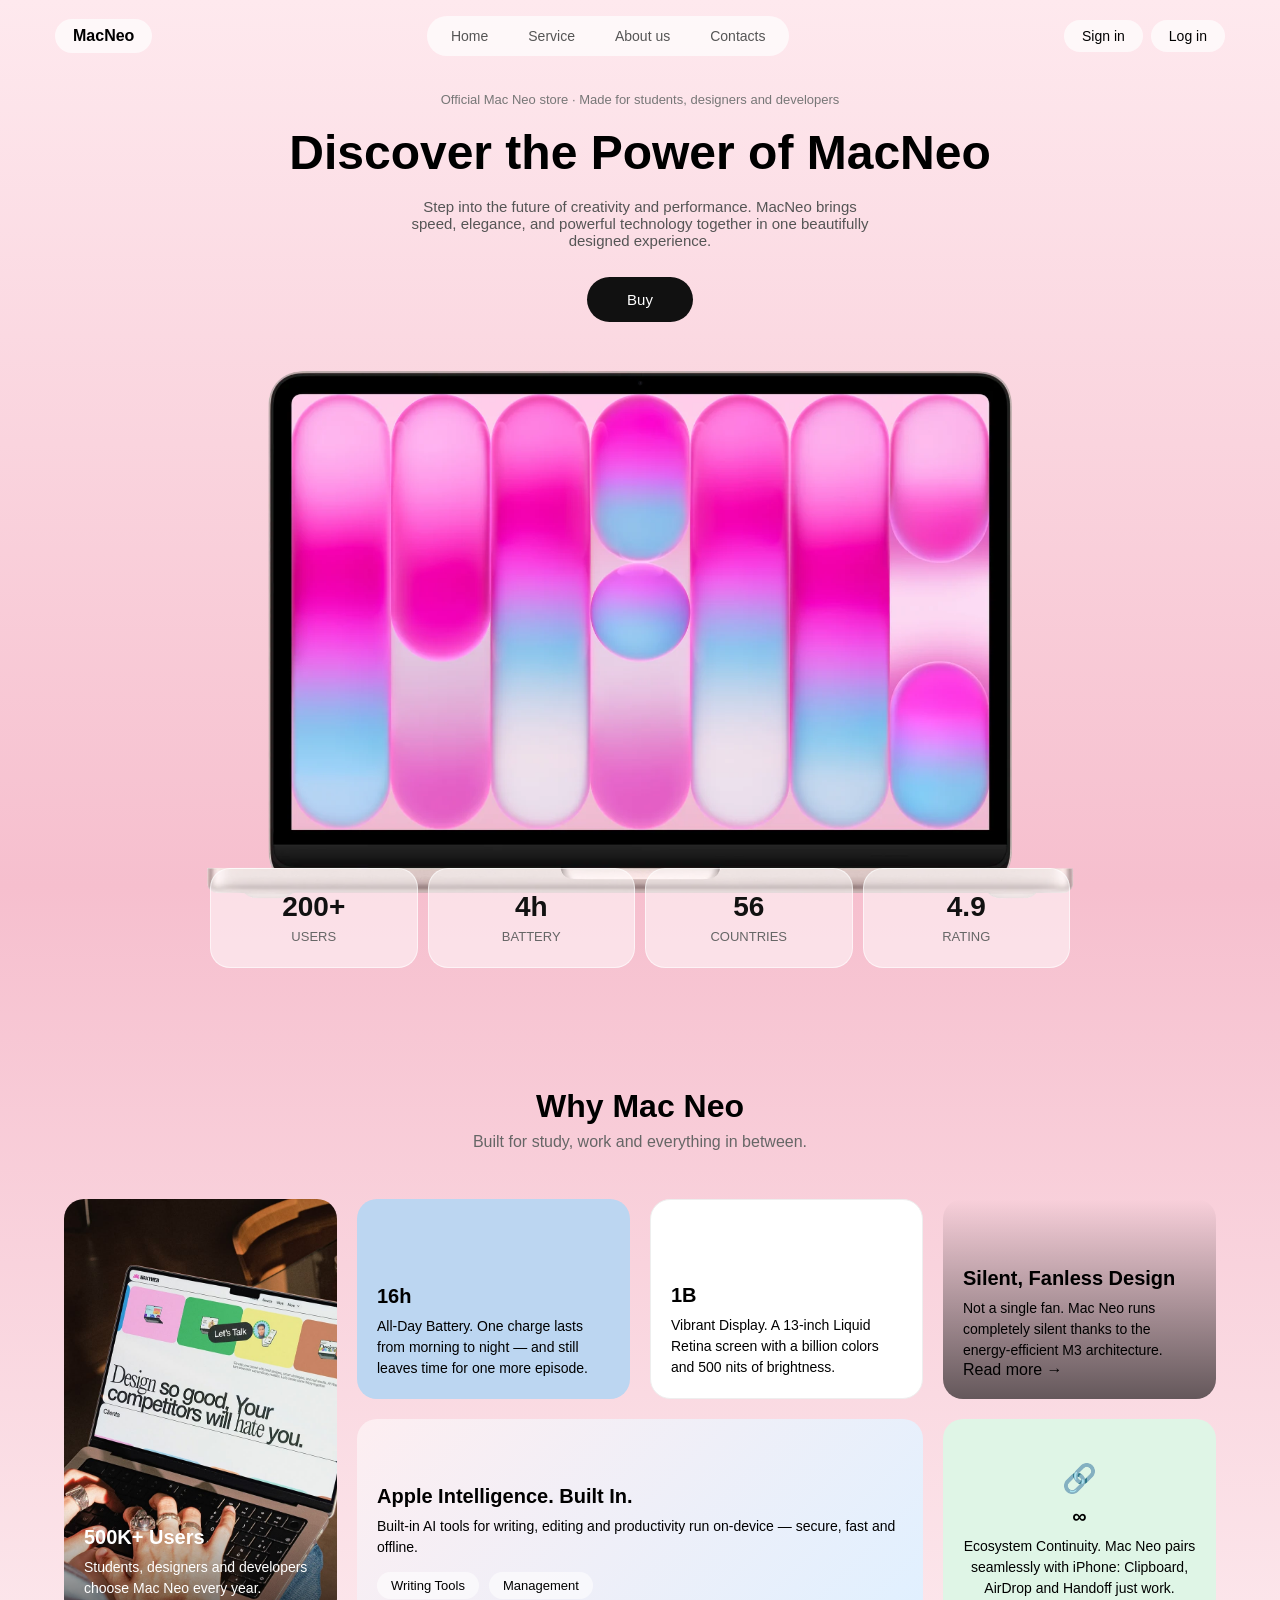
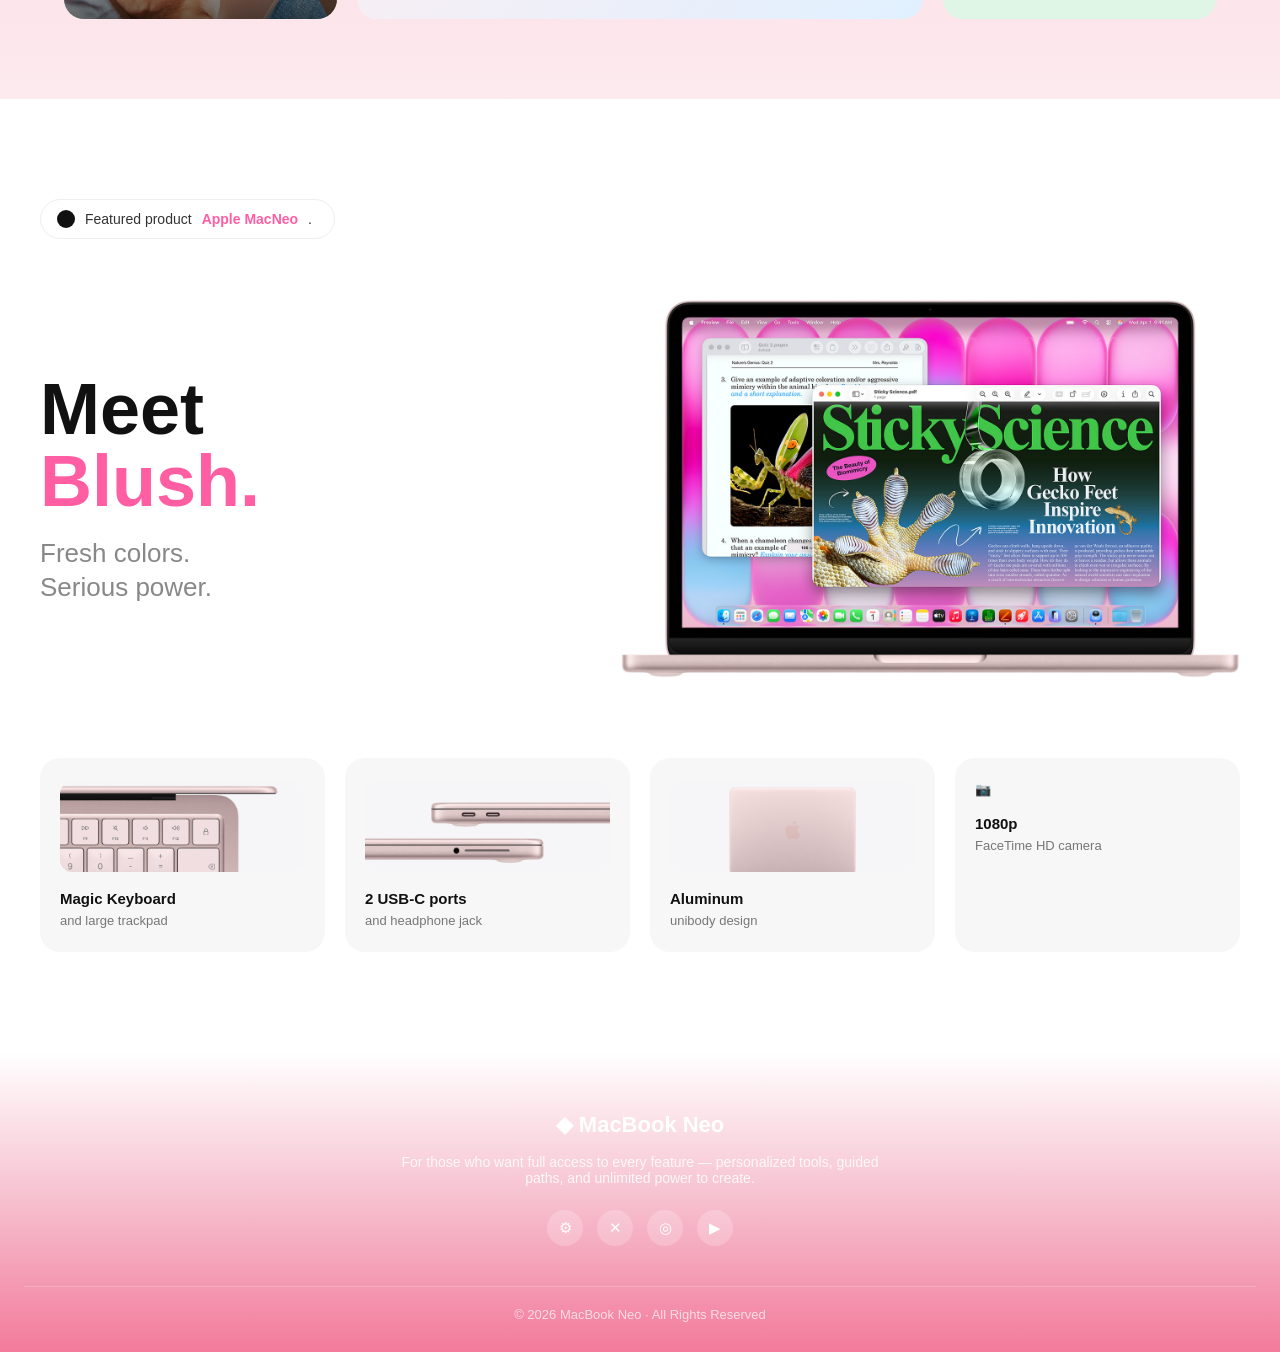
<file: index.html>
<!DOCTYPE html>
<html lang="en">
<head>
    <meta charset="UTF-8">
    <meta name="viewport" content="width=device-width, initial-scale=1.0">
    <title>Mac Neo</title>
    <link rel="stylesheet" href="css/style.css">
    <link rel="stylesheet" href="index.css">
    <link rel="stylesheet" href="css/responsive.css">

    <link rel="icon" type="image/x-icon" href="favicon.ico" />
</head>
<body class="page">

    <header>
        <nav class="menu">
            <p class="logo"><b>MacNeo</b></p>

            <ul class="menu-list">
                <li><a href="index.html">Home</a></li>
                <li><a href="service.html">Service</a></li>
                <li><a href="about.html">About us</a></li>
                <li><a href="contacts.html">Contacts</a></li>
            </ul>

            <div class="menu-right">
                <p>Sign in</p>
                <p>Log in</p>
            </div>
        </nav>
    </header>

    <main>

        <!-- HERO -->
        <section class="hero">
            <p class="small-text">Official Mac Neo store · Made for students, designers and developers</p>

            <h1>Discover the Power of MacNeo</h1>

            <p class="hero-text">
                Step into the future of creativity and performance. MacNeo brings speed,
                elegance, and powerful technology together in one beautifully designed experience.
            </p>

            <a href="contacts.html" class="buy-button">Buy</a>

            <div class="hero-image">
                <img src="original.png" alt="Laptop picture">
            </div>

            <ul class="stats">
                <li class="stat"><strong>200+</strong><span>users</span></li>
                <li class="stat"><strong>4h</strong><span>battery</span></li>
                <li class="stat"><strong>56</strong><span>countries</span></li>
                <li class="stat"><strong>4.9</strong><span>rating</span></li>
            </ul>
        </section>

        <!-- BENEFITS -->
        <section class="benefits">
            <h2>Why Mac Neo</h2>
            <p class="section-text">Built for study, work and everything in between.</p>

            <div class="benefits-grid">

                <article class="benefit benefit-photo">
                    <img src="study.jpg" alt="Mac Neo laptop">
                    <div class="benefit-text">
                        <h3>500K+ Users</h3>
                        <p>Students, designers and developers choose Mac Neo every year.</p>
                    </div>
                </article>

                <article class="benefit benefit-blue">
                    <h3 class="big-number">16h</h3>
                    <p>All-Day Battery. One charge lasts from morning to night — and still leaves time for one more episode.</p>
                </article>

                <article class="benefit benefit-white">
                    <h3 class="big-number">1B</h3>
                    <p>Vibrant Display. A 13-inch Liquid Retina screen with a billion colors and 500 nits of brightness.</p>
                </article>

                <article class="benefit benefit-text">
                    <h3>Silent, Fanless Design</h3>
                    <p>Not a single fan. Mac Neo runs completely silent thanks to the energy-efficient M3 architecture.</p>
                    <a href="#">Read more →</a>
                </article>

                <article class="benefit benefit-wide">
                    <h3>Apple Intelligence. Built In.</h3>
                    <p>Built-in AI tools for writing, editing and productivity run on-device — secure, fast and offline.</p>
                    <ul class="tags">
                        <li>Writing Tools</li>
                        <li>Management</li>
                    </ul>
                </article>

                <article class="benefit benefit-green">
                    <span class="benefit-icon">🔗</span>
                    <h3 class="big-number">∞</h3>
                    <p>Ecosystem Continuity. Mac Neo pairs seamlessly with iPhone: Clipboard, AirDrop and Handoff just work.</p>
                </article>

            </div>
        </section>

        <!-- FEATURED -->
        <section class="featured">
            <div class="featured-box">

                <div class="featured-pill">
                    <span class="pill-dot"></span>
                    Featured product <span class="pill-pink">Apple MacNeo</span>.
                </div>

                <div class="featured-row">

                    <div class="featured-text">
                        <h2 class="featured-title">
                            Meet<br>
                            <span class="title-pink">Blush.</span>
                        </h2>
                        <p class="featured-subtitle">
                            Fresh colors.<br>
                            Serious power.
                        </p>
                    </div>

                    <div class="featured-image">
                        <img src="pinkneo.jpg" alt="Mac Neo in Blush color">
                    </div>

                </div>

                <ul class="specs">
                    <li class="spec">
                        <img src="keyboard.jpg" alt="Magic Keyboard">
                        <strong>Magic Keyboard</strong>
                        <span>and large trackpad</span>
                    </li>
                    <li class="spec">
                        <img src="audio.jpg" alt="Ports">
                        <strong>2 USB-C ports</strong>
                        <span>and headphone jack</span>
                    </li>
                    <li class="spec">
                        <img src="alumni.jpg" alt="Aluminum design">
                        <strong class="spec-pink">Aluminum</strong>
                        <span>unibody design</span>
                    </li>
                    <li class="spec">
                        <span class="spec-icon">📷</span>
                        <strong class="spec-blue">1080p</strong>
                        <span>FaceTime HD camera</span>
                    </li>
                </ul>

            </div>
        </section>

        <!-- FOOTER -->
        <footer class="footer">
            <div class="footer-logo">◆ MacBook Neo</div>

            <p class="footer-text">
                For those who want full access to every feature — personalized tools,
                guided paths, and unlimited power to create.
            </p>

            <ul class="social">
                <li><a href="#">⚙</a></li>
                <li><a href="#">✕</a></li>
                <li><a href="#">◎</a></li>
                <li><a href="#">▶</a></li>
            </ul>

            <p class="footer-copy">© 2026 MacBook Neo · All Rights Reserved</p>
        </footer>

    </main>
</body>
</html>
</file>
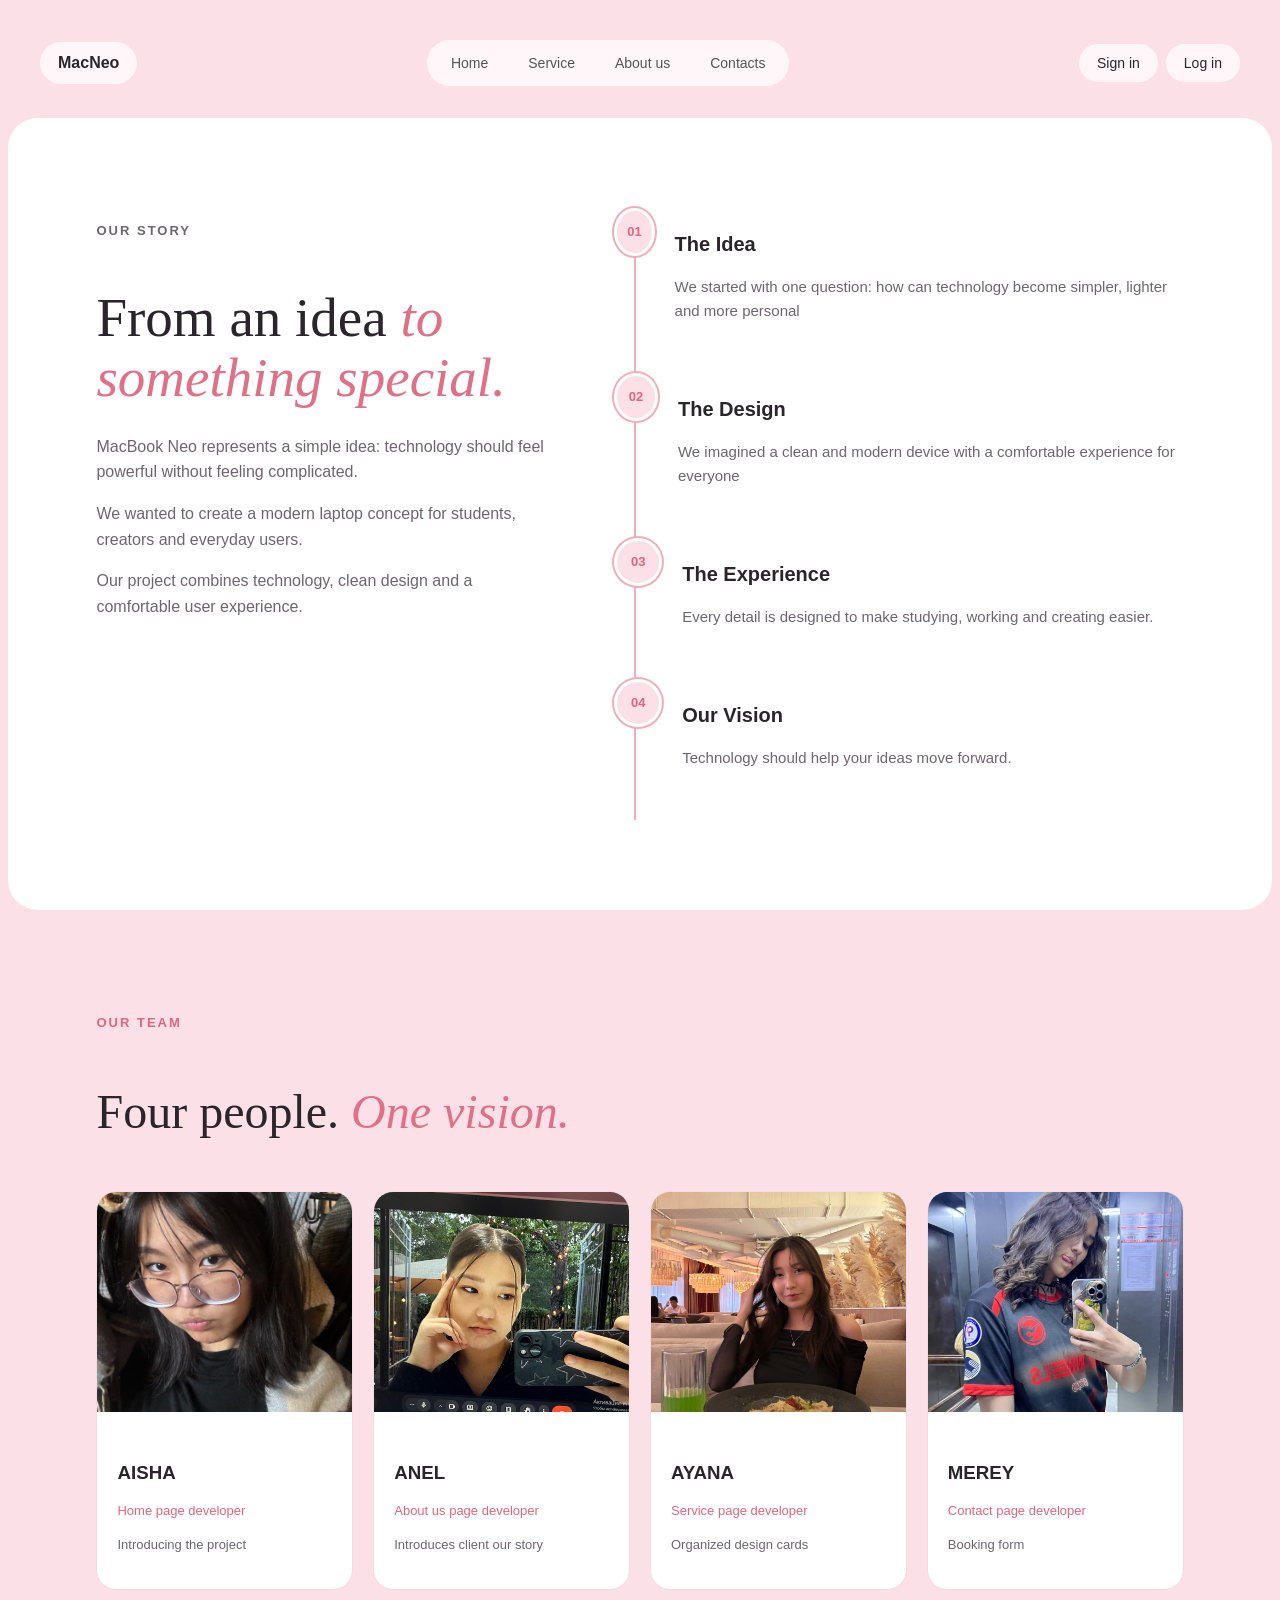
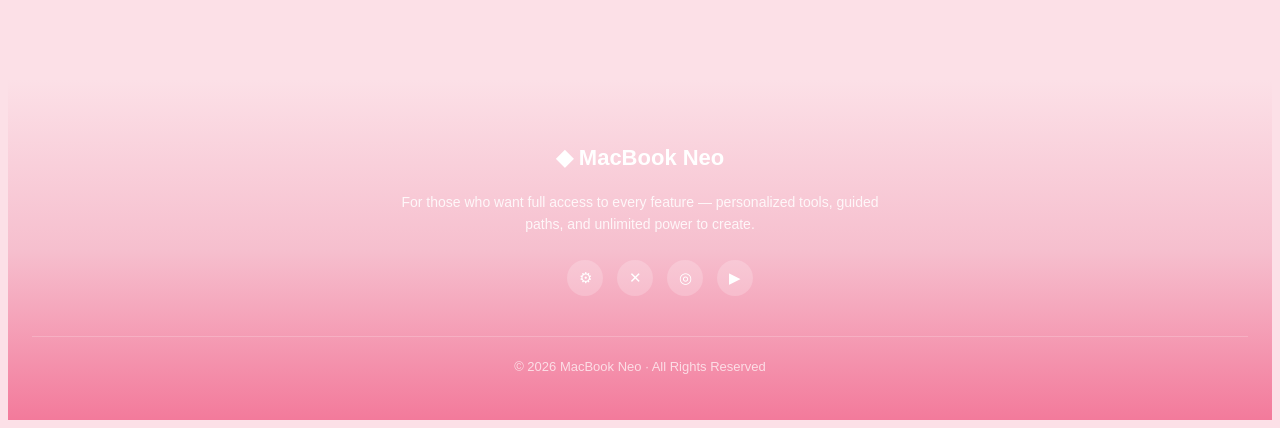
<file: about.html>
<!DOCTYPE html>
<html lang="en">

<head>

    <meta charset="UTF-8">
    <meta name="viewport" content="width=device-width, initial-scale=1.0">
    <link rel="icon" type="image/x-icon" href="favicon.ico" />
    <title>About | MacBookNeo</title>
    <link rel="stylesheet" href="css/style.css">
    <link rel="stylesheet" href="about.css">
    <link rel="stylesheet" href="css/responsive.css">



</head>

<body>
    <header>
        <nav class="menu">
            <p class="logo"><b>MacNeo</b></p>

            <ul class="menu-list">
                <li><a href="index.html">Home</a></li>
                <li><a href="service.html">Service</a></li>
                <li><a href="about.html">About us</a></li>
                <li><a href="contacts.html">Contacts</a></li>
            </ul>

            <div class="menu-right">
                <p>Sign in</p>
                <p>Log in</p>
            </div>
        </nav>
    </header>
    <main>

        <section class="story">


            <div class="story-text">

                <p class="label">
                    OUR STORY
                </p>

                <h1>
                    From an idea
                    <span>to something special.</span>
                </h1>

                <p>
                    MacBook Neo represents a simple idea:
                    technology should feel powerful without
                    feeling complicated.
                </p>

                <p>
                    We wanted to create a modern laptop concept
                    for students, creators and everyday users.
                </p>

                <p>
                    Our project combines technology, clean
                    design and a comfortable user experience.
                </p>

            </div>

            <div class="timeline">


                <div class="timeline-item">

                    <span class="number">
                        01
                    </span>

                    <div class="timeline-content">

                        <h3>
                            The Idea
                        </h3>

                        <p>
                            We started with one question:
                            how can technology become simpler,
                            lighter and more personal
                        </p>

                    </div>

                </div>

                <div class="timeline-item">

                    <span class="number">
                        02
                    </span>

                    <div class="timeline-content">

                        <h3>
                            The Design
                        </h3>

                        <p>
                            We imagined a clean and modern
                            device with a comfortable experience for everyone
                        </p>

                    </div>

                </div>

                <div class="timeline-item">

                    <span class="number">
                        03
                    </span>

                    <div class="timeline-content">

                        <h3>
                            The Experience
                        </h3>

                        <p>
                            Every detail is designed to make
                            studying, working and creating easier.
                        </p>

                    </div>

                </div>

                <div class="timeline-item">

                    <span class="number">
                        04
                    </span>

                    <div class="timeline-content">

                        <h3>
                            Our Vision
                        </h3>

                        <p>
                            Technology should help your ideas
                            move forward.
                        </p>

                    </div>

                </div>


            </div>

        </section>

        <section class="team">

            <p class="label">
                OUR TEAM
            </p>

            <h2>
                Four people.
                <span>One vision.</span>
            </h2>


            <div class="team-grid">

                <article class="team-card">

                    <img src="aisha.jpeg"
                         alt="Aisha">

                    <div class="team-info">

                        <h3>
                            AISHA
                        </h3>

                        <p class="role">
                            Home page developer
                        </p>

                        <p>
                            Introducing the project
                        </p>

                    </div>

                </article>



                <article class="team-card">

                    <img src="anel.jpeg"
                         alt="Anel">

                    <div class="team-info">

                        <h3>
                            ANEL
                        </h3>

                        <p class="role">
                            About us page developer
                        </p>

                        <p>
                            Introduces client our story
                        </p>

                    </div>

                </article>



                <article class="team-card">

                    <img src="ayana.jpg"
                         alt="Ayana">

                    <div class="team-info">

                        <h3>
                            AYANA
                        </h3>

                        <p class="role">
                            Service page developer
                        </p>

                        <p>
                            Organized design cards
                        </p>

                    </div>

                </article>



                <article class="team-card">

                    <img src="merey.jpeg"
                         alt="Merey">

                    <div class="team-info">

                        <h3>
                            MEREY
                        </h3>

                        <p class="role">
                            Contact page developer
                        </p>

                        <p>
                            Booking form
                        </p>

                    </div>

                </article>


            </div>

        </section>

        <footer class="footer">
            <div class="footer-logo">◆ MacBook Neo</div>

            <p class="footer-text">
                For those who want full access to every feature — personalized tools,
                guided paths, and unlimited power to create.
            </p>

            <ul class="social">
                <li><a href="#">⚙</a></li>
                <li><a href="#">✕</a></li>
                <li><a href="#">◎</a></li>
                <li><a href="#">▶</a></li>
            </ul>

            <p class="footer-copy">© 2026 MacBook Neo · All Rights Reserved</p>
        </footer>
    </main>

</body>

</html>
</file>
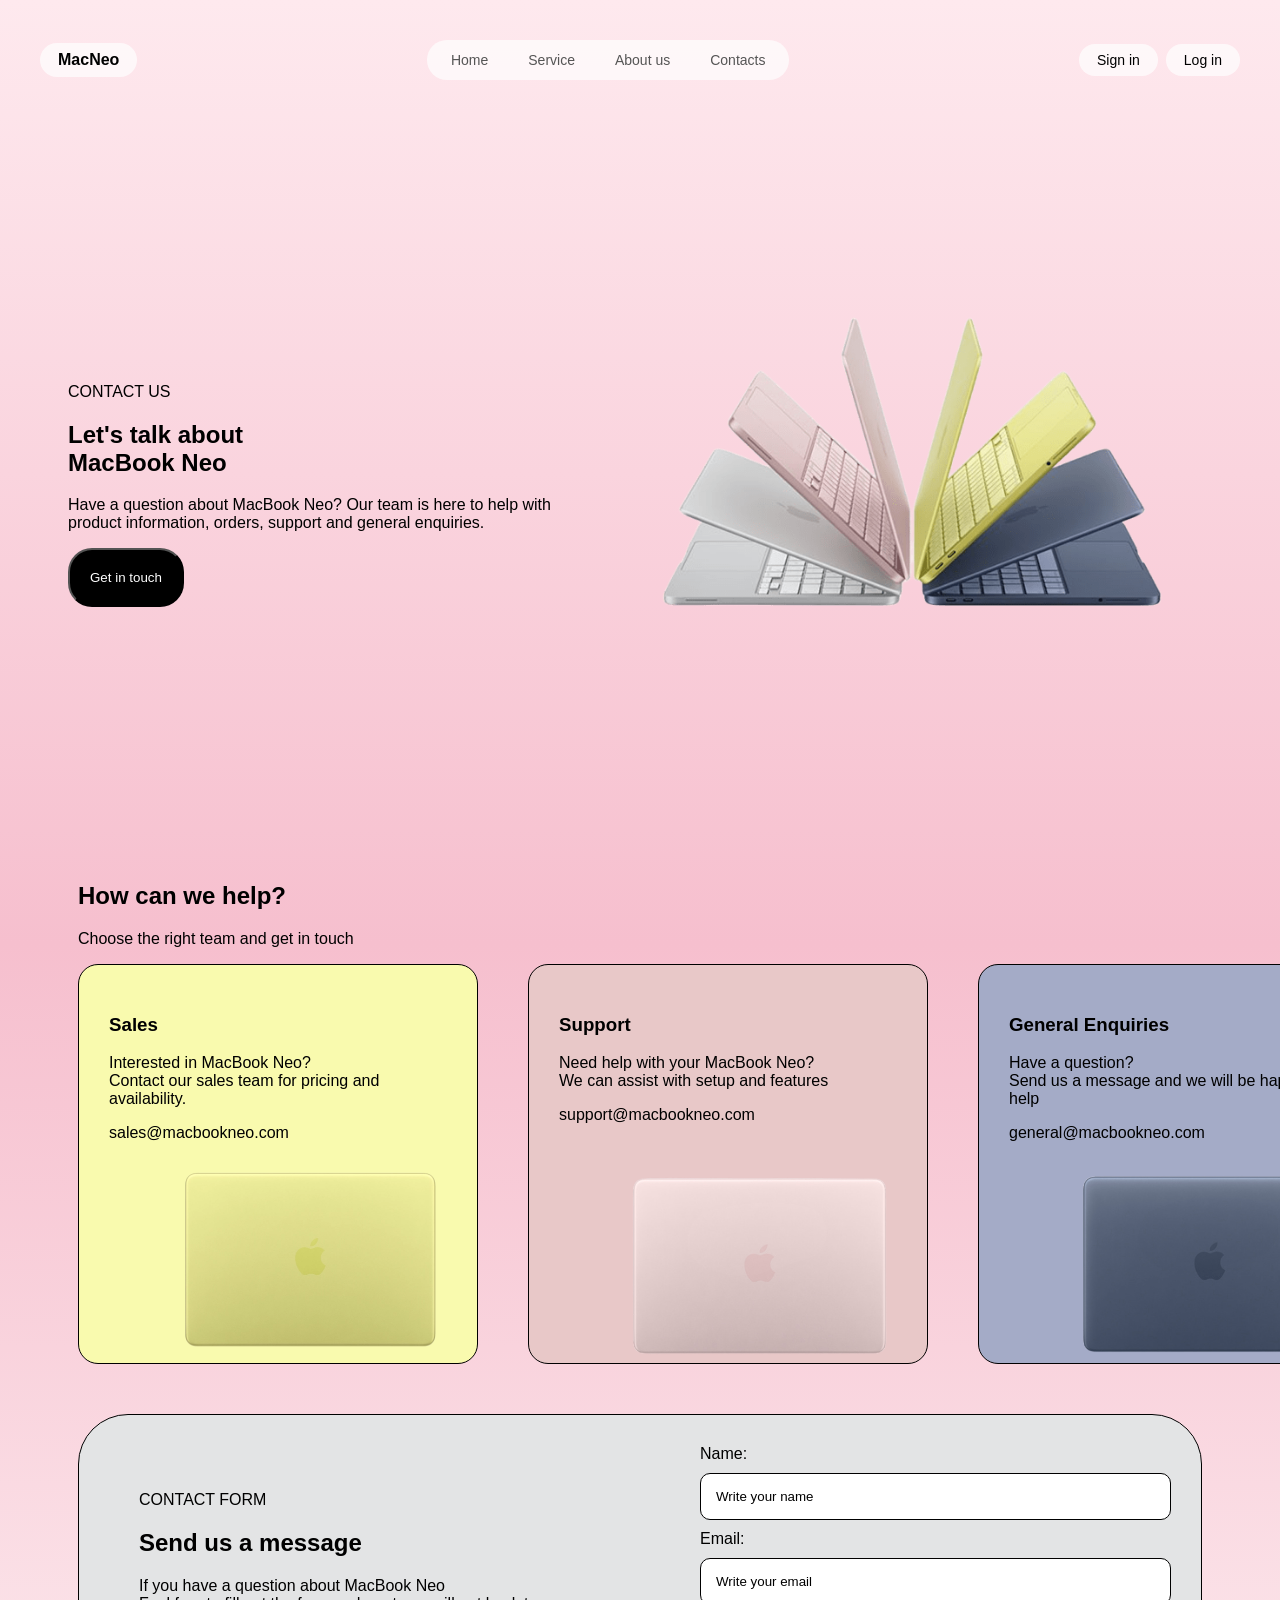
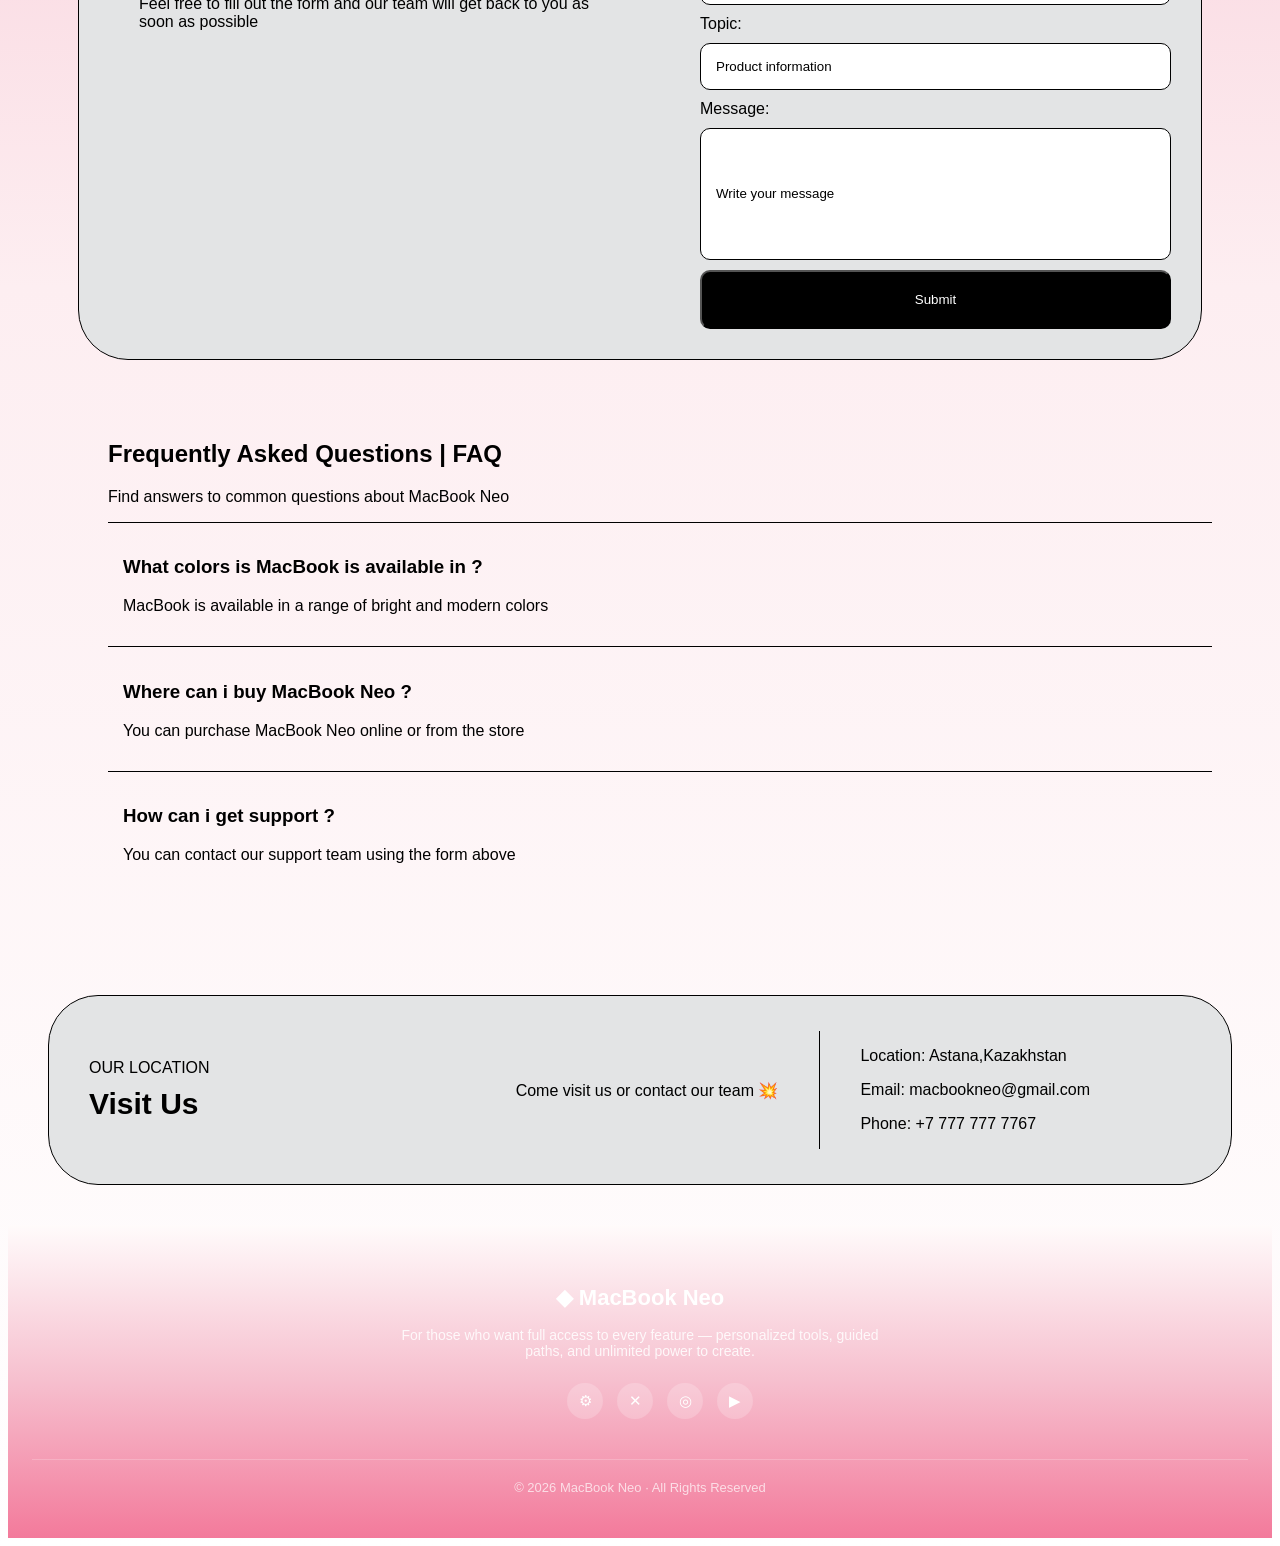
<file: contacts.html>
<!DOCTYPE html>
<html lang="en">
<head>
    <meta charset="UTF-8">
    <meta name="viewport" content="width=device-width, initial-scale=1.0">
    <title> MacBook Neo</title>
    <link rel="icon" type="image/x-icon" href="favicon.ico" />
    <link rel="stylesheet" href="css/style.css">
    <link rel="stylesheet" href="contact.css">
    <link rel="stylesheet" href="css/responsive.css">


</head>

<body>
    <header>
        <nav class="menu">
            <p class="logo"><b>MacNeo</b></p>

            <ul class="menu-list">
                <li><a href="index.html">Home</a></li>
                <li><a href="service.html">Service</a></li>
                <li><a href="about.html">About us</a></li>
                <li><a href="contacts.html">Contacts</a></li>
            </ul>

            <div class="menu-right">
                <p>Sign in</p>
                <p>Log in</p>
            </div>
        </nav>
    </header>
    <section class="section1">

        <div class=" section1-text">
            <p>CONTACT US</p>
            <h1>
                Let's talk about
                <br> MacBook Neo
            </h1>
            <p>
                Have a question about MacBook Neo?  Our team is here to help with product information,
                orders, support and general enquiries.
            </p>
            <button class="button">Get in touch </button>

        </div>

        <div class="picture">
            <img src="macbook2 (1).png" alt="MacBook Neo in different colors">
        </div>

    </section>


    <section class="help">

        <div class="helptext">
            <h2> How can we help?</h2>
            <p> Choose the right team and get in touch</p>
        </div>


        <div class="cards">
            <div class="card" style="background-color: #f9faae;">
                <h3> Sales </h3>
                <p>Interested in MacBook Neo? <br>Contact our sales team for pricing and availability.</p>
                <p>sales@macbookneo.com</p>
                <img src="MacbookNeoYellow.png">
            </div>

            <div class="card" style="background-color: #e8c8c8;">
                <h3> Support </h3>

                <p> Need help with your MacBook Neo? <br> We can assist with setup and features</p>
                <p>support@macbookneo.com</p>
                <img src="macbookblush.png">
            </div>

            <div class="card" style="background-color:#a4abc7;">
                <h3> General Enquiries</h3>
                <p> Have a question? <br>Send us a message and we will be happy to help</p>
                <p>general@macbookneo.com</p>

                <img class="blue-mac" src="blue.png">

            </div>
        </div>
    </section>


    <section class="contact-form">
        <div class="form-text">
            <p>CONTACT FORM</p>

            <h2>Send us a message </h2>

            <p>If you have a question about MacBook Neo <br> Feel free to fill out the form and our team will get back to you as soon as possible</p>


        </div>

        <form class="form">

            <label> Name:</label>
            <input class="input" type="text" value="Write your name">

            <label> Email:</label>
            <input class="input" type="email" value="Write your email">

            <label> Topic:</label>
            <input class="input" type="text" value="Product information">

            <label> Message: </label>
            <input class="message" type="text" value="Write your message">
            <input class="submit" type="submit" value="Submit">
        </form>


    </section>

    <section class="faq">

        <h2>Frequently Asked Questions | FAQ</h2>
        <p>Find answers to common questions about MacBook Neo</p>


        <div class="faqtext">
            <h3>What colors is MacBook is available in ?</h3>
            <p>MacBook is available in a range of bright and modern colors </p>
        </div>
        <div class="faqtext">
            <h3>Where can i buy MacBook Neo ?</h3>
            <p>You can purchase MacBook Neo online or from the store</p>
        </div>

        <div class="faqtext">
            <h3>How can i get support ?</h3>
            <p>You can contact our support team using the form above </p>

        </div>

    </section>

    <section class="info">
        <div class="info1">
            <p> OUR LOCATION</p>
            <h2>Visit Us </h2>
        </div>

        <p>Come visit us or contact our team  &#128165</p>

        <div class="info2">
            <p>Location: Astana,Kazakhstan</p>
            <p>Email: macbookneo@gmail.com</p>
            <p>Phone: +7 777 777 7767</p>
        </div>

    </section>
    <footer class="footer">
        <div class="footer-logo">◆ MacBook Neo</div>

        <p class="footer-text">
            For those who want full access to every feature — personalized tools,
            guided paths, and unlimited power to create.
        </p>

        <ul class="social">
            <li><a href="#">⚙</a></li>
            <li><a href="#">✕</a></li>
            <li><a href="#">◎</a></li>
            <li><a href="#">▶</a></li>
        </ul>

        <p class="footer-copy">© 2026 MacBook Neo · All Rights Reserved</p>
    </footer>

</body>
</html>
</file>
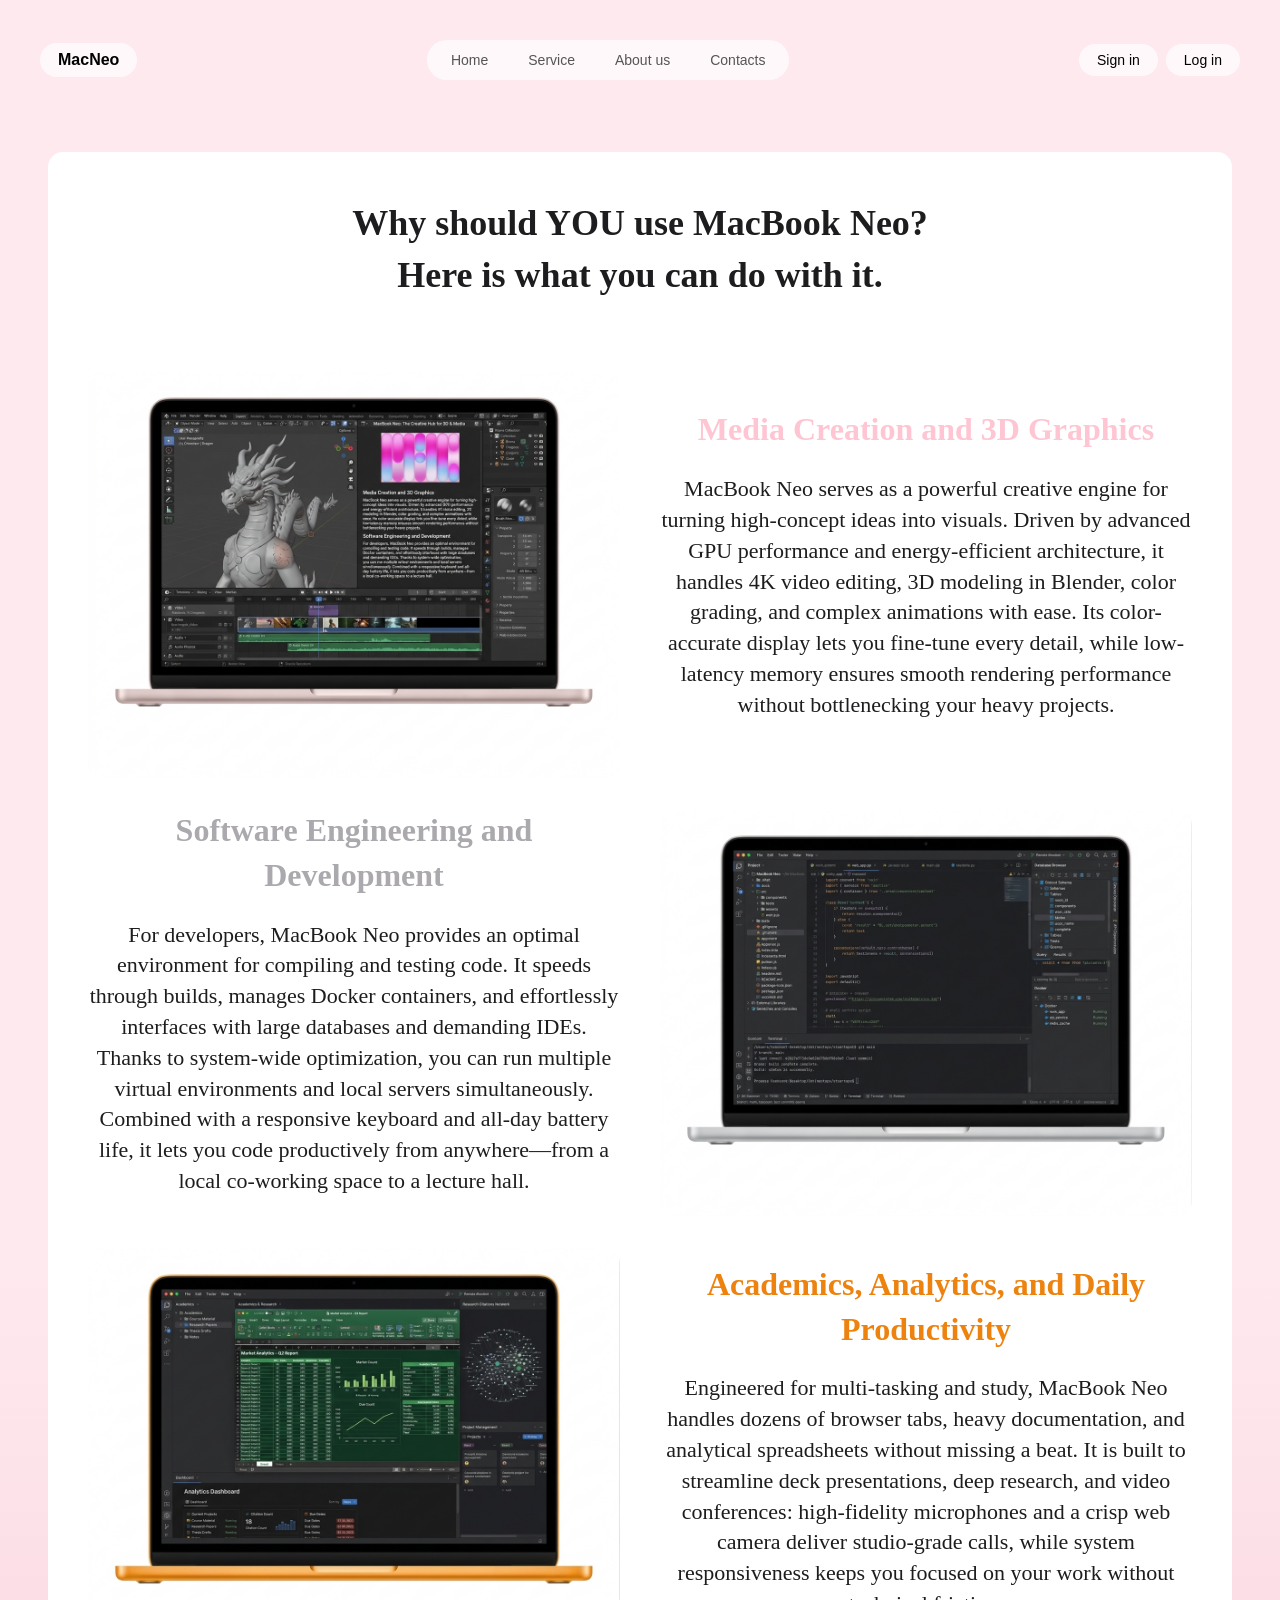
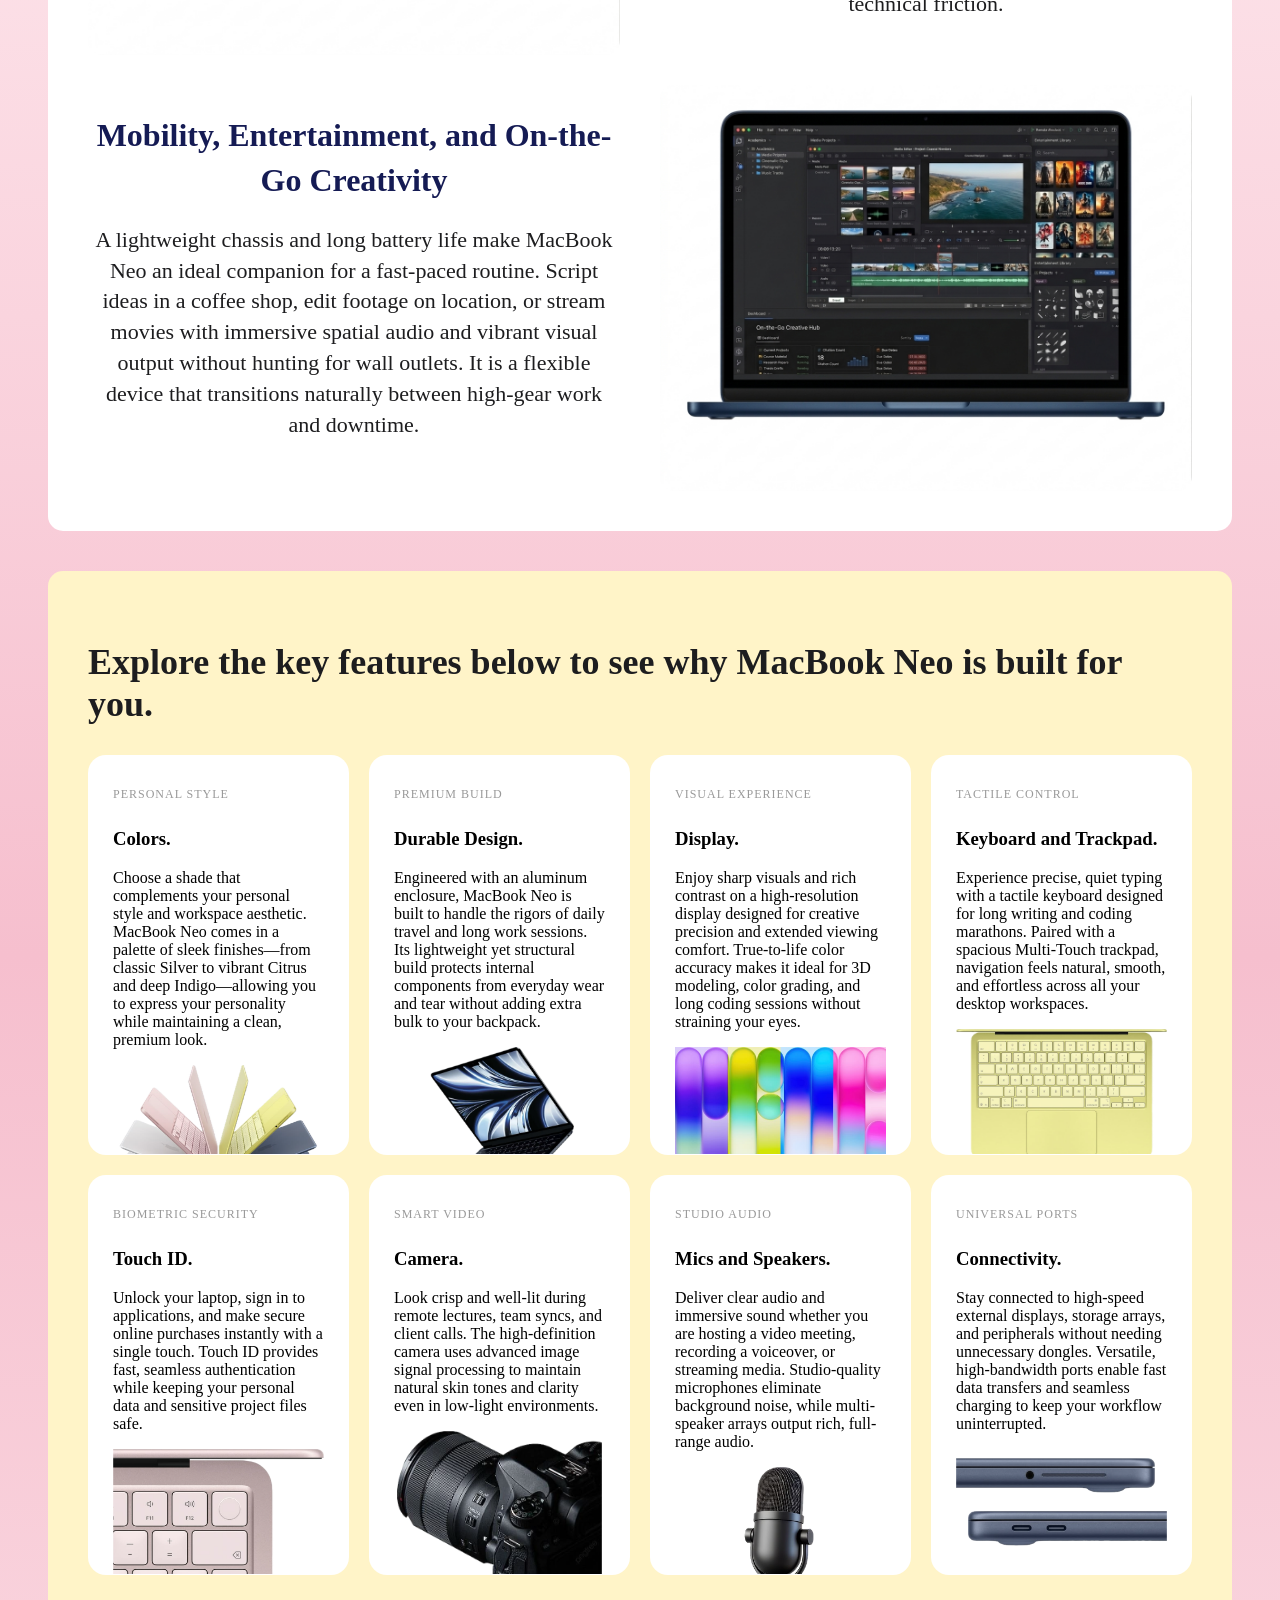
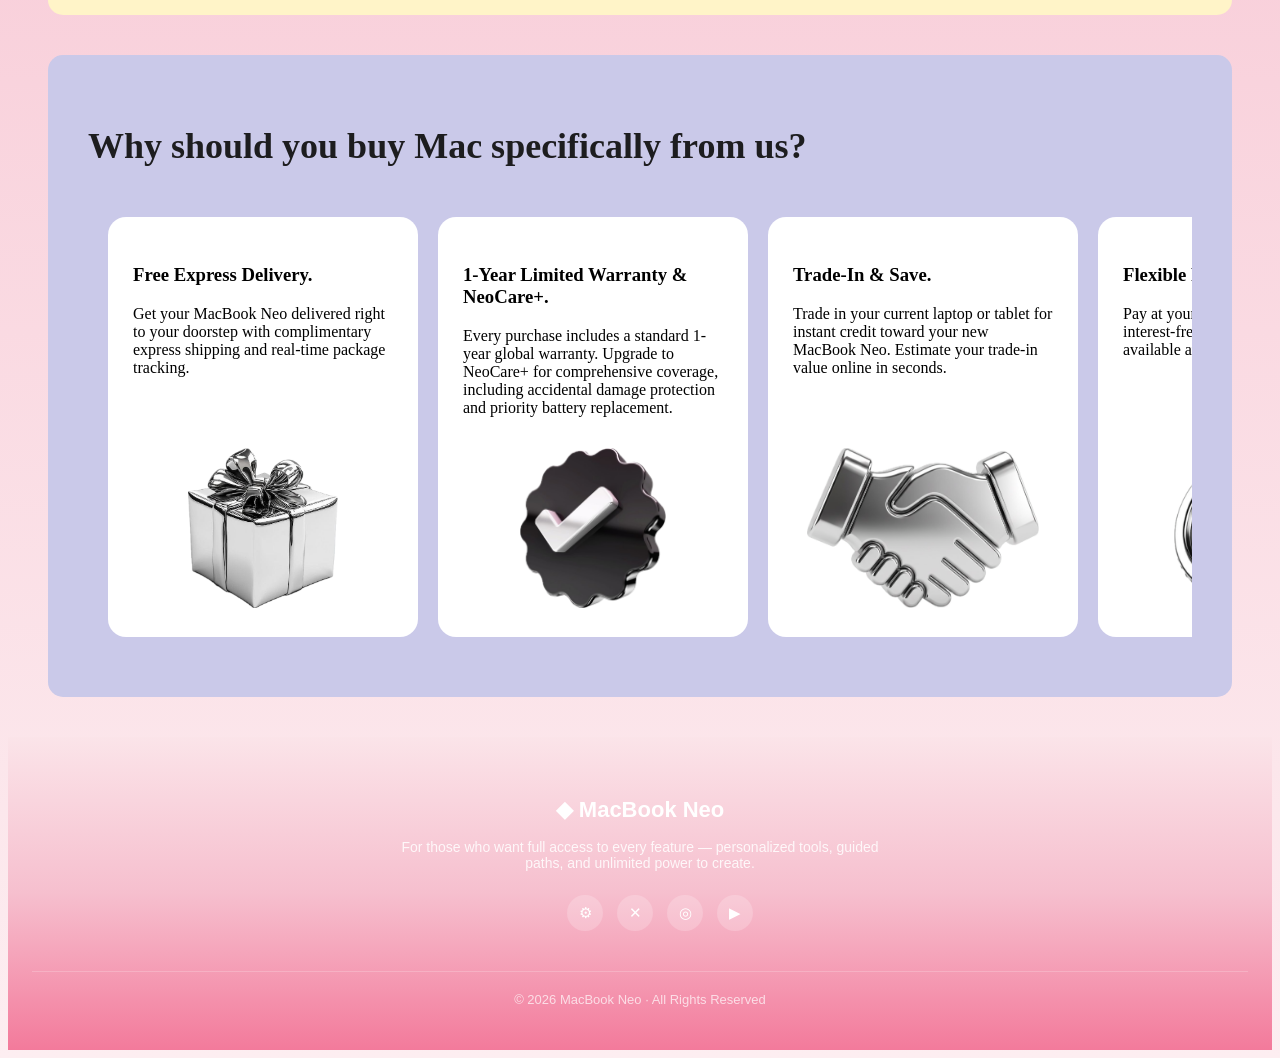
<file: service.html>
<!DOCTYPE html>
<html>
<head>
    <meta charset="UTF-8">
    <meta name="viewport" content="width=device-width, initial-scale=1.0">
    <title>Service | MacBook Neo</title>
    <link rel="stylesheet" href="css/style.css">
    <link rel="stylesheet" href="service.css">
    <link rel="stylesheet" href="css/responsive.css">

    <link rel="icon" type="image/x-icon" href="favicon.ico">

</head>
    <body>
        <header>
            <nav class="menu">
                <p class="logo"><b>MacNeo</b></p>

                <ul class="menu-list">
                    <li><a href="index.html">Home</a></li>
                    <li><a href="service.html">Service</a></li>
                    <li><a href="about.html">About us</a></li>
                    <li><a href="contacts.html">Contacts</a></li>
                </ul>

                <div class="menu-right">
                    <p>Sign in</p>
                    <p>Log in</p>
                </div>
            </nav>
        </header>
        <div class="section">
            <h1 class="slogan">Why should YOU use MacBook Neo?</h1>
            <h2 class="slogan">Here is what you can do with it.</h2>
            <br>
            <br>

            <div class="content-container">
                <div class="feature-image">
                    <img src="Gemini_Generated_Image_btkgm7btkgm7btkg.png" alt="MacBook Neo">
                </div>
                <div class="feature-text">
                    <span class="feature-text-pink">Media Creation and 3D Graphics</span>
                    <p class="feature-text">
                        MacBook Neo serves as a powerful creative engine for turning high-concept ideas into visuals. Driven by advanced GPU performance and energy-efficient architecture, it handles 4K video editing, 3D modeling in Blender, color grading, and complex animations with ease. Its color-accurate display lets you fine-tune every detail, while low-latency memory ensures smooth rendering performance without bottlenecking your heavy projects.
                    </p>
                </div>
            </div>
            <div class="content-container">
                <div class="feature-text">
                    <span class="feature-text-gray">Software Engineering and Development</span>
                    <p class="feature-text">
                        For developers, MacBook Neo provides an optimal environment for compiling and testing code. It speeds through builds, manages Docker containers, and effortlessly interfaces with large databases and demanding IDEs. Thanks to system-wide optimization, you can run multiple virtual environments and local servers simultaneously. Combined with a responsive keyboard and all-day battery life, it lets you code productively from anywhere—from a local co-working space to a lecture hall.
                    </p>
                </div>

                <div class="feature-image">
                    <img src="GrayMac.png" alt="MacBook Neo">
                </div>
            </div>
            <div class="content-container">
                <div class="feature-image">
                    <img src="CitrusMac.png" alt="MacBook Neo">
                </div>
                <div class="feature-text">
                    <span class="feature-text-citrus">Academics, Analytics, and Daily Productivity</span>
                    <p class="feature-text">
                        Engineered for multi-tasking and study, MacBook Neo handles dozens of browser tabs, heavy documentation, and analytical spreadsheets without missing a beat. It is built to streamline deck presentations, deep research, and video conferences: high-fidelity microphones and a crisp web camera deliver studio-grade calls, while system responsiveness keeps you focused on your work without technical friction.
                    </p>
                </div>
            </div>
            <div class="content-container">
                <div class="feature-text">
                    <span class="feature-text-indigo">Mobility, Entertainment, and On-the-Go Creativity</span>
                    <p class="feature-text">
                        A lightweight chassis and long battery life make MacBook Neo an ideal companion for a fast-paced routine. Script ideas in a coffee shop, edit footage on location, or stream movies with immersive spatial audio and vibrant visual output without hunting for wall outlets. It is a flexible device that transitions naturally between high-gear work and downtime.
                    </p>
                </div>

                <div class="feature-image">
                    <img src="Indigomac.png" alt="MacBook Neo">
                </div>
            </div>
        </div>

        <section class="grid-section">
            <div class="container">
                <h2 class="grid-title">Explore the key features below to see why MacBook Neo is built for you.</h2>

                <div class="cards-grid">
                    <div class="grid-card">
                        <div class="card-content">
                            <span class="card-tag">Personal Style</span>
                            <h3>Colors.</h3>
                            <p>Choose a shade that complements your personal style and workspace aesthetic. MacBook Neo comes in a palette of sleek finishes—from classic Silver to vibrant Citrus and deep Indigo—allowing you to express your personality while maintaining a clean, premium look.
                        </div>
                        <div class="card-image-placeholder">
                            <img src="Subject.png">
                        </div>
                    </div>

                    <div class="grid-card">
                        <div class="card-content">
                            <span class="card-tag">Premium Build</span>
                            <h3>Durable Design.</h3>
                            <p>Engineered with an aluminum enclosure, MacBook Neo is built to handle the rigors of daily travel and long work sessions. Its lightweight yet structural build protects internal components from everyday wear and tear without adding extra bulk to your backpack.
                        </div>
                        <div class="card-image-placeholder"><img src="Subject 2.png"></div>
                    </div>

                    <div class="grid-card">
                        <div class="card-content">
                            <span class="card-tag">Visual Experience</span>
                            <h3>Display.</h3>
                            <p>Enjoy sharp visuals and rich contrast on a high-resolution display designed for creative precision and extended viewing comfort. True-to-life color accuracy makes it ideal for 3D modeling, color grading, and long coding sessions without straining your eyes.
                        </div>
                        <div class="card-image-placeholder"><img src="IMG_2854.png"></div>
                    </div>

                    <div class="grid-card">
                        <div class="card-content">
                            <span class="card-tag">Tactile Control</span>
                            <h3>Keyboard and Trackpad.</h3>
                            <p>Experience precise, quiet typing with a tactile keyboard designed for long writing and coding marathons. Paired with a spacious Multi-Touch trackpad, navigation feels natural, smooth, and effortless across all your desktop workspaces.
                        </div>
                        <div class="card-image-placeholder"><img src="Subject 8.png"></div>
                    </div>

                    <div class="grid-card">
                        <div class="card-content">
                            <span class="card-tag">Biometric Security</span>
                            <h3>Touch ID.</h3>
                            <p>Unlock your laptop, sign in to applications, and make secure online purchases instantly with a single touch. Touch ID provides fast, seamless authentication while keeping your personal data and sensitive project files safe.
                        </div>
                        <div class="card-image-placeholder"><img src="Subject 4.png"></div>
                    </div>

                    <div class="grid-card">
                        <div class="card-content">
                            <span class="card-tag">Smart Video</span>
                            <h3>Camera.</h3>
                            <p>Look crisp and well-lit during remote lectures, team syncs, and client calls. The high-definition camera uses advanced image signal processing to maintain natural skin tones and clarity even in low-light environments.
                        </div>
                        <div class="card-image-placeholder"><img src="Subject 6.png"></div>
                    </div>

                    <div class="grid-card">
                        <div class="card-content">
                            <span class="card-tag">Studio Audio</span>
                            <h3>Mics and Speakers.</h3>
                            <p>Deliver clear audio and immersive sound whether you are hosting a video meeting, recording a voiceover, or streaming media. Studio-quality microphones eliminate background noise, while multi-speaker arrays output rich, full-range audio.
                        </div>
                        <div class="card-image-placeholder"><img src="Subject 5.png"></div>
                    </div>

                    <div class="grid-card">
                        <div class="card-content">
                            <span class="card-tag">Universal Ports</span>
                            <h3>Connectivity.</h3>
                            <p>Stay connected to high-speed external displays, storage arrays, and peripherals without needing unnecessary dongles. Versatile, high-bandwidth ports enable fast data transfers and seamless charging to keep your workflow uninterrupted.
                        </div>
                        <div class="card-image-placeholder"><img src="Subject 7.png"></div>
                    </div>

                </div>
            </div>
        </section>

        <section class="slider-section">
            <div class="container">
                <h2 class="slider-title">Why should you buy Mac specifically from us?</h2>

                <div class="cards-row">
                    <div class="row-card">
                        <div class="card-content">
                            <h3>Free Express Delivery.</h3>
                            <p>Get your MacBook Neo delivered right to your doorstep with complimentary express shipping and real-time package tracking.
                        </div>
                        <div class="card-image-placeholder">
                            <div class="card-image-placeholder"><img src="Subject 9.png"></div>
                        </div>
                    </div>
                    <div class="row-card">
                        <div class="card-content">
                            <h3>1-Year Limited Warranty & NeoCare+.</h3>
                            <p>Every purchase includes a standard 1-year global warranty. Upgrade to NeoCare+ for comprehensive coverage, including accidental damage protection and priority battery replacement.
                        </div>
                        <div class="card-image-placeholder"><img src="Subject 14.png"></div>
                    </div>
                    <div class="row-card">
                        <div class="card-content">
                            <h3>Trade-In & Save.</h3>
                            <p>Trade in your current laptop or tablet for instant credit toward your new MacBook Neo. Estimate your trade-in value online in seconds.
                        </div>
                        <div class="card-image-placeholder"><img src="Subject 10.png"></div>
                    </div>
                    <div class="row-card">
                        <div class="card-content">
                            <h3>Flexible Financing.</h3>
                            <p>Pay at your own pace with 0% APR interest-free monthly installment plans available at checkout.
                        </div>
                        <div class="card-image-placeholder"><img src="Subject 11.png"></div>
                    </div>
                    <div class="row-card">
                        <div class="card-content">
                            <h3>14-Day Hassle-Free Returns.</h3>
                            <p>Try MacBook Neo risk-free. If it doesn't completely match your workflow, return it within 14 days for a full refund—no extra fees.
                        </div>
                        <div class="card-image-placeholder"><img src="Subject 12.png"></div>
                    </div>
                    <div class="row-card">
                        <div class="card-content">
                            <h3>24/7 Expert Support & Data Transfer.</h3>
                            <p>Get complimentary one-on-one setup assistance from technical specialists to transfer all your files, code bases, and creative projects seamlessly.
                        </div>
                        <div class="card-image-placeholder"><img src="Subject 13.png"></div>
                    </div>

                </div>
            </div>
        </section>
        <footer class="footer">
            <div class="footer-logo">◆ MacBook Neo</div>

            <p class="footer-text">
                For those who want full access to every feature — personalized tools,
                guided paths, and unlimited power to create.
            </p>

            <ul class="social">
                <li><a href="#">⚙</a></li>
                <li><a href="#">✕</a></li>
                <li><a href="#">◎</a></li>
                <li><a href="#">▶</a></li>
            </ul>

            <p class="footer-copy">© 2026 MacBook Neo · All Rights Reserved</p>
        </footer>
    </body>
</html>
</file>
<file: css/style.css>
body {
    background: linear-gradient(to bottom, #fee9ee 0%, #f6bfce 30%, #fdeef1 60%, #ffffff 100%);
    min-height: 100vh;
    font-family: 'Trebuchet MS', Arial, sans-serif;
}


.menu {
    display: flex;
    align-items: center;
    justify-content: space-between;
    max-width: 1200px;
    margin: 0 auto;
    padding: 16px 15px;
}

.logo {
    background: rgba(255, 255, 255, 0.7);
    padding: 8px 18px;
    border-radius: 30px;
    font-size: 16px;
}

.menu-list {
    display: flex;
    gap: 8px;
    list-style: none;
    background: rgba(255, 255, 255, 0.7);
    padding: 6px 8px;
    border-radius: 30px;
}

    .menu-list a {
        display: inline-block;
        padding: 6px 16px;
        border-radius: 20px;
        color: #555;
        font-size: 14px;
    }

        .menu-list a:hover {
            background: #fff;
            color: #111;
        }
a {
    text-decoration: none;
    color: inherit;
}
.menu-right {
    display: flex;
    gap: 8px;
}

    .menu-right p {
        background: rgba(255, 255, 255, 0.7);
        padding: 8px 18px;
        border-radius: 30px;
        font-size: 14px;
        cursor: pointer;
    }

        .menu-right p:hover {
            background: #fff;
        }



.footer {
    color: #fff;
    padding: 60px 24px 30px;
    text-align: center;
}

.footer-logo {
    font-size: 22px;
    font-weight: bold;
    margin-bottom: 16px;
}

.footer-text {
    font-size: 14px;
    max-width: 480px;
    margin: 0 auto 24px;
    color: rgba(255, 255, 255, 0.85);
}

.social {
    display: flex;
    justify-content: center;
    gap: 14px;
    list-style: none;
    margin-bottom: 40px;
}

    .social a {
        display: flex;
        align-items: center;
        justify-content: center;
        width: 36px;
        height: 36px;
        border-radius: 50%;
        background: rgba(255, 255, 255, 0.2);
        color: #fff;
        font-size: 15px;
    }

        .social a:hover {
            background: rgba(255, 255, 255, 0.4);
        }

.footer-copy {
    font-size: 13px;
    color: rgba(255, 255, 255, 0.7);
    padding-top: 20px;
    border-top: 1px solid rgba(255, 255, 255, 0.2);
}
</file>
<file: index.css>
* {
    margin: 0;
    padding: 0;
    box-sizing: border-box;
}


img {
    max-width: 100%;
    display: block;
}



.hero {
    display: flex;
    flex-direction: column;
    align-items: center;
    gap: 8px;
    padding: 20px 20px 0;
    text-align: center;
}

.small-text {
    font-size: 13px;
    color: #777;
}

h1 {
    font-size: 48px;
    margin: 10px 0;
}

.hero-text {
    max-width: 480px;
    margin: 0 auto;
    color: #555;
    font-size: 15px;
}

.buy-button {
    background: #111;
    color: #fff;
    border-radius: 30px;
    padding: 14px 40px;
    display: inline-block;
    margin: 20px auto;
    font-size: 15px;
}

    .buy-button:hover {
        box-shadow: 0 12px 30px rgba(0, 0, 0, 0.25);
    }

.hero-image {
    margin: 20px auto 0;
    width: 70%;
}


.stats {
    display: flex;
    gap: 10px;
    list-style: none;
    margin: -40px auto 40px;
    padding: 0 20px;
    width: 92%;
    max-width: 900px;
}

.stat {
    flex: 1;
    text-align: center;
    padding: 22px 16px;
    border-radius: 20px;
    background: rgba(255, 255, 255, 0.5);
    border: 1px solid rgba(255, 255, 255, 0.6);
}

    .stat strong {
        display: block;
        font-size: 28px;
        color: #111;
        margin-bottom: 4px;
    }

    .stat span {
        font-size: 13px;
        color: #666;
        text-transform: uppercase;
    }


.benefits {
    max-width: 1200px;
    margin: 0 auto;
    padding: 80px 24px;
}

    .benefits h2 {
        text-align: center;
        font-size: 32px;
        margin-bottom: 8px;
    }

.section-text {
    text-align: center;
    color: #666;
    font-size: 16px;
    margin-bottom: 48px;
}

.benefits-grid {
    display: grid;
    grid-template-columns: repeat(4, 1fr);
    grid-auto-rows: 200px;
    gap: 20px;
}

.benefit {
    border-radius: 20px;
    padding: 20px;
    display: flex;
    flex-direction: column;
    justify-content: flex-end;
    overflow: hidden;
    position: relative;
}

    .benefit h3 {
        font-size: 20px;
        margin-bottom: 8px;
    }

    .benefit p {
        font-size: 14px;
        line-height: 1.5;
    }

.benefit-photo {
    grid-column: 1 / 2;
    grid-row: 1 / 3;
    padding: 0;
    color: #fff;
}

    .benefit-photo img {
        position: absolute;
        top: 0;
        left: 0;
        width: 100%;
        height: 100%;
        object-fit: cover;
    }

.benefit-text {
    position: relative;
    z-index: 2;
    padding: 20px;
    background: linear-gradient(to top, rgba(0, 0, 0, 0.6), transparent);
}

.benefit-blue {
    grid-column: 2 / 3;
    grid-row: 1 / 2;
    background: #bcd6f1;
}

.benefit-white {
    grid-column: 3 / 4;
    grid-row: 1 / 2;
    background: #fff;
    border: 1px solid #eee;
}

.benefit-text-box {
    grid-column: 4 / 5;
    grid-row: 1 / 2;
    background: #fff;
    border: 1px solid #eee;
    justify-content: flex-start;
}

    .benefit-text-box a {
        margin-top: 12px;
        font-weight: bold;
        font-size: 14px;
    }

.benefit-wide {
    grid-column: 2 / 4;
    grid-row: 2 / 3;
    background: linear-gradient(135deg, #fdeef1, #e0f0ff);
}

.benefit-green {
    grid-column: 4 / 5;
    grid-row: 2 / 3;
    background: #dff5e6;
    text-align: center;
    align-items: center;
}

.big-number {
    font-size: 48px;
    font-weight: bold;
    margin-bottom: 10px;
}

.benefit-icon {
    font-size: 28px;
    margin-bottom: 10px;
}

.tags {
    display: flex;
    gap: 10px;
    list-style: none;
    margin-top: 14px;
}

    .tags li {
        background: rgba(255, 255, 255, 0.6);
        padding: 6px 14px;
        border-radius: 20px;
        font-size: 13px;
    }

.featured {
    background: #fff;
    padding: 100px 24px;
}

.featured-box {
    max-width: 1200px;
    margin: 0 auto;
}

.featured-pill {
    display: inline-flex;
    align-items: center;
    gap: 10px;
    padding: 10px 22px 10px 16px;
    border-radius: 30px;
    background: #fff;
    border: 1px solid #eee;
    font-size: 14px;
    color: #333;
    margin-bottom: 60px;
}

.pill-dot {
    width: 18px;
    height: 18px;
    border-radius: 50%;
    background: #111;
}

.pill-pink {
    color: #ff5fa2;
    font-weight: bold;
}

.featured-row {
    display: flex;
    align-items: center;
    gap: 60px;
    flex-wrap: wrap;
    margin-bottom: 80px;
}

.featured-text {
    flex: 1 1 400px;
}

.featured-image {
    flex: 1 1 500px;
}

.featured-title {
    font-size: 72px;
    font-weight: bold;
    line-height: 1;
    color: #111;
    margin-bottom: 20px;
}

.title-pink {
    color: #ff5fa2;
}

.featured-subtitle {
    font-size: 26px;
    color: #888;
    line-height: 1.3;
}

.specs {
    display: grid;
    grid-template-columns: repeat(4, 1fr);
    gap: 20px;
    list-style: none;
}

.spec {
    background: #f7f7f7;
    border-radius: 20px;
    padding: 24px 20px;
    display: flex;
    flex-direction: column;
    gap: 6px;
    font-size: 14px;
    color: #555;
}

    .spec img {
        width: 100%;
        height: 90px;
        object-fit: cover;
        border-radius: 12px;
        margin-bottom: 12px;
    }

    .spec strong {
        font-size: 15px;
        color: #111;
    }

    .spec span {
        font-size: 13px;
        color: #777;
    }

.spec-pink {
    color: #a4c94f;
}

.spec-icon {
    font-size: 32px;
    margin-bottom: 12px;
}

.spec-blue {
    font-size: 28px;
    color: #7cc3f0;
}
.footer {
    background: linear-gradient(180deg, #ffffff, #f6bfce, #f37a9b);
}
</file>
<file: css/responsive.css>
﻿
@media (max-width: 1000px) {
    .cards-grid {
        grid-template-columns: repeat(2, 1fr);
    }
}


@media (max-width: 700px) {


    .menu {
        flex-direction: column;
        gap: 10px;
    }

    h1 {
        font-size: 32px;
    }

    .hero-image {
        width: 90%;
    }

    .stats {
        flex-wrap: wrap;
    }

  
    .benefits-grid {
        grid-template-columns: 1fr;
        grid-auto-rows: auto;
    }

    .benefit-photo,
    .benefit-blue,
    .benefit-white,
    .benefit-text-box,
    .benefit-wide,
    .benefit-green {
        grid-column: 1 / 2;
        grid-row: auto;
        min-height: 180px;
    }

    /* featured */
    .featured-row {
        gap: 40px;
    }

    .featured-title {
        font-size: 36px;
    }

    .specs {
        grid-template-columns: 1fr;
    }

   
    .story {
        padding: 70px 5%;
        grid-template-columns: 1fr;
        gap: 60px;
    }

    .story-text {
        text-align: center;
    }

        .story-text h1 {
            font-size: 40px;
        }

    .team {
        padding: 70px 5%;
    }

        .team h2 {
            font-size: 38px;
        }

    .team-grid {
        grid-template-columns: 1fr;
    }

  
    .section1 {
        flex-direction: column;
        padding: 30px 20px;
    }

    .section1-text {
        width: 100%;
    }

    .picture img {
        width: 100%;
    }

    .cards {
        grid-template-columns: 1fr;
        height: auto;
        margin-left: 20px;
        margin-right: 20px;
        gap: 20px;
    }

    .card img,
    .blue-mac {
        width: 100%;
        margin-top: 0;
        transform: none;
    }

    .contact-form {
        flex-direction: column;
        margin: 20px;
        padding: 20px;
    }

    .form-text,
    .form {
        width: 100%;
    }

    .helptext {
        margin-left: 20px;
    }

    .faq {
        padding: 30px 20px;
        margin-left: 0;
    }

    .info {
        flex-direction: column;
        gap: 20px;
        margin: 20px;
        padding: 25px 20px;
    }

    .info1,
    .info2 {
        width: 100%;
        border-left: none;
        padding-left: 0;
    }

    
    .content-container {
        flex-direction: column;
    }

    .cards-grid {
        grid-template-columns: 1fr;
    }

    .cards-row {
        flex-direction: column;
    }

    .section,
    .grid-section,
    .slider-section {
        margin: 15px;
        padding: 20px;
    }
    .grid-card {
        height: auto;
        min-height: 300px;
    }
}
</file>
<file: about.css>
body {
        font-family: Arial, sans-serif;
        color: #29252a;
        background: #fce0e7;
        line-height: 1.6;
    }


    .story {
        padding: 90px 7%;
        display: grid;
        grid-template-columns: 1fr 1.2fr;
        gap: 80px;
        border-radius: 30px;
        background: white;
    }

    .label {
        margin-bottom: 15px;
        color: #df6680;
        font-size: 13px;
        font-weight: bold;
        letter-spacing: 2px;
    }

    .story-text h1 {
        margin-bottom: 25px;
        font-family: Georgia, serif;
        font-size: 55px;
        font-weight: normal;
        line-height: 1.1;
    }

        .story-text h1 span {
            color: #df7087;
            font-style: italic;
        }

    .story-text p {
        margin-bottom: 15px;
        color: #6d666d;
    }

    .timeline {
        padding-left: 30px;
        border-left: 2px solid #efaebb;
    }

    .timeline-item {
        margin-bottom: 35px;
        display: flex;
        align-items: flex-start;
        gap: 20px;
    }

    .number {
        width: 42px;
        height: 42px;
        margin-left: -52px;
        display: flex;
        align-items: center;
        justify-content: center;
        background: #fbe0e7;
        border: 3px solid white;
        border-radius: 50%;
        color: #df6680;
        font-size: 13px;
        font-weight: bold;
        box-shadow: 0 0 0 2px #efaebb;
    }

    .timeline-content h3 {
        margin-bottom: 5px;
        font-size: 20px;
    }

    .timeline-content p {
        color: #6d666d;
        font-size: 15px;
    }

    .team {
        padding: 90px 7%;
        background: #fce0e7;
    }

        .team h2 {
            margin-bottom: 40px;
            font-family: Georgia, serif;
            font-size: 48px;
            font-weight: normal;
        }

            .team h2 span {
                color: #df7087;
                font-style: italic;
            }

    .team-grid {
        display: grid;
        grid-template-columns: repeat(4, 1fr);
        gap: 20px;
    }

    .team-card {
        overflow: hidden;
        background: white;
        border: 1px solid #f2dce2;
        border-radius: 20px;
    }

        .team-card img {
            width: 100%;
            height: 220px;
            object-fit: cover;
        }

    .team-info {
        padding: 20px;
    }

        .team-info h3 {
            margin-bottom: 5px;
        }

    .role {
        margin-bottom: 10px;
        color: #df6680;
        font-size: 13px;
    }

    .team-info p:last-child {
        color: #6d666d;
        font-size: 13px;
    }

.footer {
    background: linear-gradient(180deg, #fce0e7, #f6bfce, #f37a9b);
}
</file>
<file: contact.css>
body {
    background-color:#fde5eb;
    font-family:-apple-system, BlinkMacSystemFont, sans-serif;
}

.help{
    text-align:left;
}

.helptext{
    margin-left: 70px;
}

.section1 {
    display: flex;
    justify-content: space-between ;
    align-items: center;
    padding: 60px;

}


.section1-text {
    width: 500px;
}

.button{
    padding: 20px;
    border-radius: 24px;
    background-color: black;
    color: white;
}

.picture img {
    width: 600px;
    height: auto;

}

.card {
    background-color: azure;
    border: 1px solid black;
    padding: 30px;
    border-radius: 20px;
    min-height: 200px;

    
}

.card img{
    width: 400px;
    height: auto;
    margin-top: -90px;
}

.cards {
    display: grid;
    grid-template-columns: 400px 400px 400px;
    gap: 50px;
    margin-left: 70px;
    height: 400px;
    
}

.blue-mac{
    width: 320px;
    transform: translateY(-20px);
}

.contact-form {
    display: flex;
    gap: 60px;
    padding: 30px;
    background-color: #e3e4e5;
    border-radius: 50px;
    justify-content: center;
    margin: 50px 70px 0 70px;
    border: 1px solid black;
}

.form-text {
    width: 45%;
    margin: 30px;
}

.form {
    display: flex;
    flex-direction: column;
    gap: 10px;
    width: 45%;
}

.input{
    padding:15px;
    border-radius: 10px;
    border: 1px solid ;

}

.message{
    padding: 15px;
    height: 100px;
    border-radius: 10px;
    border: 1px solid ;
}

.submit{
    padding: 20px;
    border-radius: 10px;
    background-color: black;
    color: white;
}

.faq{
    padding: 60px;
    align-items:center;
    margin-left: 40px;

}
.faqtext{
    border-top: 1px solid black;
    padding: 15px;

}

.info{
    display: flex;
    justify-content: space-between;
    align-items: center;
    margin: 40px;
    padding: 35px 40px;
    background-color: #e3e4e5 ;
    border: 1px solid black;
    border-radius: 50px;
}



.info1{
    width: 35%;
}

.info1 p{
    margin: 0;
}
.info1 h2{
    margin: 10px 0 0 0;
}
.info2{
   width:30%;
   border-left: 1px solid black;
   padding-left: 40px;
}

.info h2{
    font-size: 30px;
    margin: 10px 0 0 ;
}
.footer {
    background: linear-gradient(180deg,#fffbfb , #f6bfce, #f37a9b);
}
</file>
<file: service.css>
body {
    background: linear-gradient( 180deg, #fee9ee 30%, #f6bfce 60%, #fdeef1 100%);
}

.section {
    background-color: white;
    margin: 40px;
    padding: 40px;
    border-radius: 15px;
}

.slogan {
    font-family: -apple-system;
    font-size: 36px;
    text-align: center;
    margin-top: 10px;
    margin-bottom: 10px;
    color: #1d1d1f;
}

.content-container {
    display: flex;
    align-items: center;
    gap: 40px;
    margin-top: 30px;
}

.feature-image {
    flex: 1;
}

    .feature-image img {
        width: 100%;
        height: auto;
        display: block;
        border-radius: 15px;
    }

.feature-text {
    flex: 1;
    text-align: center;
    font-size: 22px;
    line-height: 1.4;
    font-family: -apple-system;
    color: #1d1d1f;
}

.feature-text-pink {
    font-size: 32px;
    color: #ffc5d3;
    display: block;
    margin-bottom: 2px;
    font-weight: bold;
    font-family: -apple-system;
}

.feature-text-gray {
    font-size: 32px;
    color: #aba9ad;
    display: block;
    margin-bottom: 2px;
    font-weight: bold;
    font-family: -apple-system;
}

.feature-text-citrus {
    font-size: 32px;
    color: #ED820E;
    display: block;
    margin-bottom: 2px;
    font-weight: bold;
    font-family: -apple-system;
}

.feature-text-indigo {
    font-size: 32px;
    color: #151B54;
    display: block;
    margin-bottom: 2px;
    font-weight: bold;
    font-family: -apple-system;
}

.grid-section {
    background-color: #fff4c8;
    font-family: -apple-system;
    margin: 40px;
    padding: 40px;
    border-radius: 15px;
}

.grid-title {
    font-size: 36px;
    font-weight: 600;
    color: #1d1d1f;
    margin-bottom: 30px;
}

.cards-grid {
    display: grid;
    grid-template-columns: repeat(4, 1fr);
    gap: 20px;
}

.grid-card {
    height: 400px;
    background-color: #ffffff;
    border-radius: 18px;
    padding: 28px 24px;
    display: flex;
    flex-direction: column;
    justify-content: space-between;
    position: relative;
    box-sizing: border-box;
    border: 1px solid transparent;
    overflow: hidden;
    transition: transform 0.3s cubic-bezier(0.25, 1, 0.5, 1), background-color 0.3s ease, box-shadow 0.3s ease, border-color 0.3s ease;
}

    .grid-card:hover {
        transform: translateY(-8px) scale(1.02);
        background-color: #fafafa;
        border-color: #e5e5e5;
        box-shadow: 0 14px 28px rgba(0, 0, 0, 0.08);
    }

.card-image-placeholder {
    font-size: 20px;
    text-align: center;
    margin-top: auto;
    user-select: none;
    display: flex;
    justify-content: center;
    align-items: flex-end;
}

    .card-image-placeholder img {
        max-width: 100%;
        max-height: 160px;
        width: auto;
        height: auto;
        object-fit: contain;
        display: block;
    }


.slider-section {
    background-color: #cac9e9;
    font-family: -apple-system;
    margin: 40px;
    padding: 40px;
    border-radius: 15px;
}

.slider-title {
    font-size: 36px;
    font-weight: 600;
    color: #1d1d1f;
    margin-bottom: 30px;
}

.cards-row {
    display: flex;
    gap: 20px;
    overflow-x: auto;
    padding: 20px;
    scroll-behavior: smooth;
}

.row-card {
    flex: 0 0 310px;
    height: 420px;
    background-color: #ffffff;
    border-radius: 18px;
    padding: 28px 24px;
    display: flex;
    flex-direction: column;
    justify-content: space-between;
    position: relative;
    box-sizing: border-box;
    border: 1px solid transparent;
    cursor: pointer;
    transition: transform 0.3s cubic-bezier(0.25, 1, 0.5, 1), background-color 0.3s ease, box-shadow 0.3s ease, border-color 0.3s ease;
}

    .row-card:hover {
        transform: translateY(-8px) scale(1.02);
        background-color: #ffc5d3;
        border-color: #fca5a5;
        box-shadow: 0 14px 28px rgba(0, 0, 0, 0.12);
    }
.footer {
    background: linear-gradient(180deg,#fbe4e9 , #f6bfce, #f37a9b);
}
.card-tag {
    display: inline-block;
    font-size: 12px;
    color: #999;
    text-transform: uppercase;
    letter-spacing: 1px;
    margin-bottom: 8px;
}
</file>
